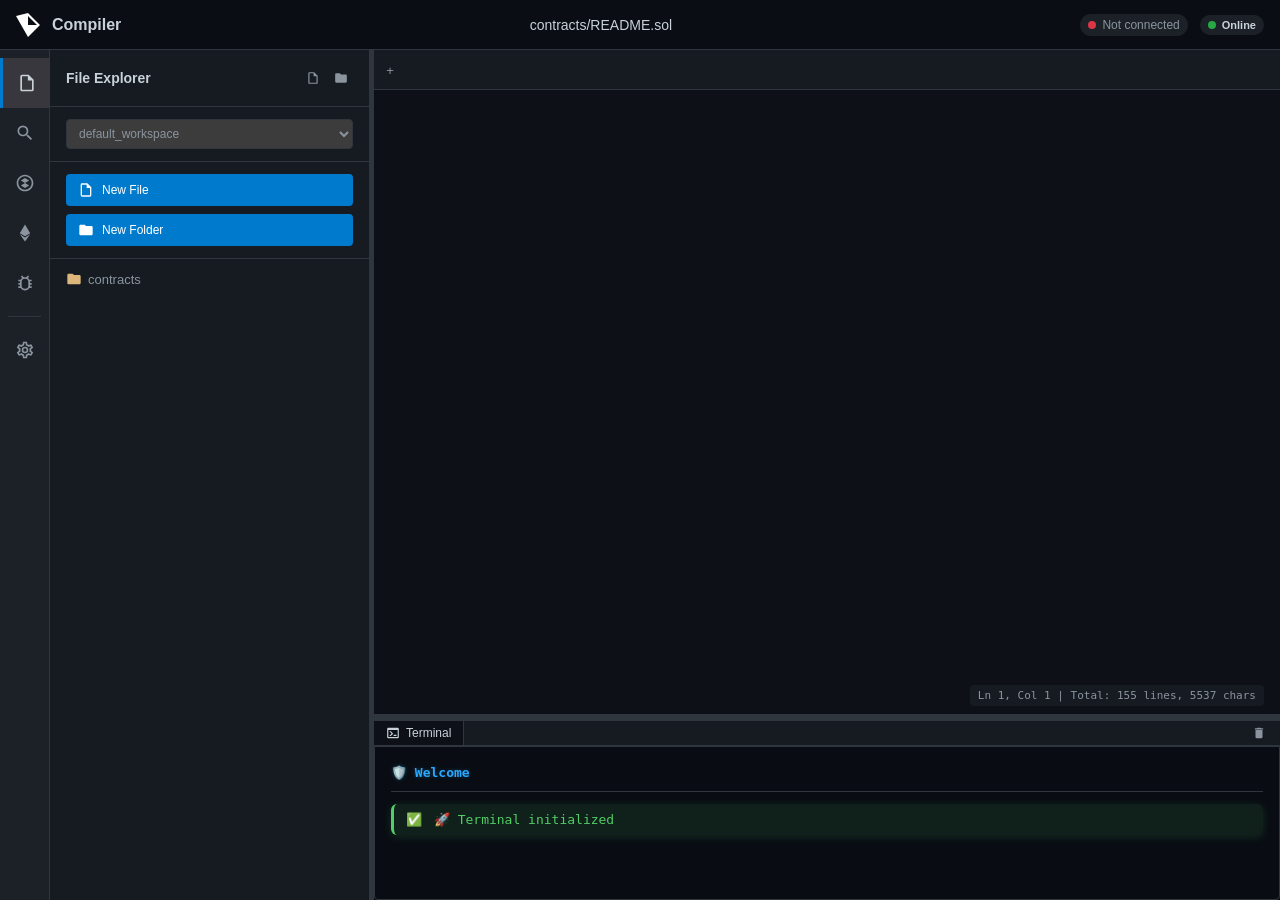
<file: index.html>
﻿<html lang="en"><head>
    
    <meta charset="UTF-8">
    <meta name="viewport" content="width=device-width, initial-scale=1.0">
    <link rel="icon" type="image/x-icon" href="[data-uri]">
    <link rel="stylesheet" href="styles.css">
    <script src="app.js"></script>
</head>
<body class="dark-theme">
    
<div id="app-loader" class="loader-container fade-out" style="display: none;">
    <div class="loader-content">
        <div class="loader-logo">
            <svg width="64" height="64" viewbox="0 0 32 32" fill="none">
                <path d="M16 32l16-16L16 0L0 4 16 32zM16 4L28 16H16V4z" fill="var(--accent-color)"></path>
            </svg>
        </div>
        <div class="loader-spinner"></div>
        <div class="loader-text">Initializing Compiler</div>
        <div class="loader-version">v0.08.6</div>
        <div class="loader-progress">
            <div class="loader-progress-bar"></div>
        </div>
    </div>
</div>
    <div class="remix-container">
        
        <header class="remix-header">
            <div class="header-left">
                <div class="remix-logo">
                    <svg width="24" height="24" viewbox="0 0 32 32" fill="none">
                        <path d="M16 32l16-16L16 0L0 4 16 32zM16 4L28 16H16V4z" fill="#fff"></path>
                    </svg>
                    <span class="logo-text">Compiler</span>
                </div>
            </div>
            <div class="header-center">
                <div class="current-file-name" id="current-file-name">contracts/README.sol</div>
            </div>
            <div class="header-right">
                <div class="network-indicator">
                    <div id="network-status" class="network-badge"> 
                        <span class="network-dot"></span>
                        <span class="network-text">Not connected</span>
                    </div>
                </div>
                
                <div class="proxy-status" id="proxy-status" title="Origin Spoofer Ready">
                    <span class="proxy-dot connected"></span>
                    <span class="proxy-status-text">Online</span>
                </div>
            </div>
        </header>

        
        <div class="remix-main">
            
            <div class="remix-icon-panel">
                <div class="icon-group">
                    
                    <div class="icon-item active" data-plugin="fileManager" title="File Explorer">
                        <svg width="20" height="20" viewbox="0 0 24 24" fill="currentColor">
                            <path d="M14,2H6A2,2 0 0,0 4,4V20A2,2 0 0,0 6,22H18A2,2 0 0,0 20,20V8L14,2M18,20H6V4H13V9H18V20Z"></path>
                        </svg>
                    </div>
                    
                    <div class="icon-item" data-plugin="search" title="Search">
                        <svg width="20" height="20" viewbox="0 0 24 24" fill="currentColor">
                            <path d="M9.5,3A6.5,6.5 0 0,1 16,9.5C16,11.11 15.41,12.59 14.44,13.73L14.71,14H15.5L20.5,19L19,20.5L14,15.5V14.71L13.73,14.44C12.59,15.41 11.11,16 9.5,16A6.5,6.5 0 0,1 3,9.5A6.5,6.5 0 0,1 9.5,3M9.5,5C7,5 5,7 5,9.5C5,12 7,14 9.5,14C12,14 14,12 14,9.5C14,7 12,5 9.5,5Z"></path>
                        </svg>
                    </div>
                    
                    <div class="icon-item" data-plugin="solidity" title="Solidity Compiler">
                        <svg width="20" height="20" viewbox="0 0 24 24" fill="currentColor">
                            <path d="M12,2C17.52,2 22,6.48 22,12C22,17.52 17.52,22 12,22C6.48,22 2,17.52 2,12C2,6.48 6.48,2 12,2M12,4C7.58,4 4,7.58 4,12C4,16.42 7.58,20 12,20C16.42,20 20,16.42 20,12C20,7.58 16.42,4 12,4M7,9L12,6L17,9L12,12L7,9M7,15L12,12L17,15L12,18L7,15Z"></path>
                        </svg>
                    </div>
                    
                    <div class="icon-item" data-plugin="udapp" title="Deploy &amp; Run Transactions">
                        <svg width="20" height="20" viewbox="0 0 24 24" fill="currentColor">
                            <path d="M12,1.75L5.75,12.25L12,16L18.25,12.25L12,1.75M5.75,13.5L12,22.25L18.25,13.5L12,17.25L5.75,13.5Z"></path>
                        </svg>
                    </div>
                    
                    <div class="icon-item" data-plugin="debugger" title="Debugger">
                        <svg width="20" height="20" viewbox="0 0 24 24" fill="currentColor">
                            <path d="M20,8H17.19C16.74,7.22 16.12,6.55 15.37,6.04L17,4.41L15.59,3L13.42,5.17C12.96,5.06 12.5,5 12,5C11.5,5 11.04,5.06 10.59,5.17L8.41,3L7,4.41L8.62,6.04C7.88,6.55 7.26,7.22 6.81,8H4V10H6.09C6.04,10.33 6,10.66 6,11V12H4V14H6V15C6,15.34 6.04,15.67 6.09,16H4V18H6.81C7.85,19.79 9.78,21 12,21C14.22,21 16.15,19.79 17.19,18H20V16H17.91C17.96,15.67 18,15.34 18,15V14H20V12H18V11C18,10.66 17.96,10.33 17.91,10H20V8M16,15A4,4 0 0,1 12,19A4,4 0 0,1 8,15V11A4,4 0 0,1 12,7A4,4 0 0,1 16,11V15Z"></path>
                        </svg>
                    </div>
                </div>
                <div class="icon-separator"></div>
                <div class="icon-group">
                    <div class="icon-item" data-plugin="settings" title="Settings">
                        <svg width="20" height="20" viewbox="0 0 24 24" fill="currentColor">
                            <path d="M12,8A4,4 0 0,0 8,12A4,4 0 0,0 12,16A4,4 0 0,0 16,12A4,4 0 0,0 12,8M12,10A2,2 0 0,1 14,12A2,2 0 0,1 12,14A2,2 0 0,1 10,12A2,2 0 0,1 12,10M10,22C9.75,22 9.54,21.82 9.5,21.58L9.13,18.93C8.5,18.68 7.96,18.34 7.44,17.94L4.95,18.95C4.73,19.03 4.46,18.95 4.34,18.73L2.34,15.27C2.21,15.05 2.27,14.78 2.46,14.63L4.57,12.97L4.5,12L4.57,11L2.46,9.37C2.27,9.22 2.21,8.95 2.34,8.73L4.34,5.27C4.46,5.05 4.73,4.96 4.95,5.05L7.44,6.05C7.96,5.66 8.5,5.32 9.13,5.07L9.5,2.42C9.54,2.18 9.75,2 10,2H14C14.25,2 14.46,2.18 14.5,2.42L14.87,5.07C15.5,5.32 16.04,5.66 16.56,6.05L19.05,5.05C19.27,4.96 19.54,5.05 19.66,5.27L21.66,8.73C21.79,8.95 21.73,9.22 21.54,9.37L19.43,11L19.5,12L19.43,13L21.54,14.63C21.73,14.78 21.79,15.05 21.66,15.27L19.66,18.73C19.54,18.95 19.27,19.04 19.05,18.95L16.56,17.95C16.04,18.34 15.5,18.68 14.87,18.93L14.5,21.58C14.46,21.82 14.25,22 14,22H10M11.25,4L10.88,6.61C9.68,6.86 8.62,7.5 7.85,8.39L5.44,7.35L4.69,8.65L6.8,10.2C6.4,11.37 6.4,12.64 6.8,13.8L4.68,15.36L5.43,16.66L7.86,15.62C8.63,16.5 9.68,17.14 10.87,17.38L11.24,20H12.76L13.13,17.39C14.32,17.14 15.37,16.5 16.14,15.62L18.57,16.66L19.32,15.36L17.2,13.81C17.6,12.64 17.6,11.37 17.2,10.2L19.31,8.65L18.56,7.35L16.15,8.39C15.38,7.5 14.32,6.86 13.12,6.62L12.75,4H11.25Z"></path>
                        </svg>
                    </div>
                </div>
            </div>

            
            <div class="main-content">
                
                <div class="remix-sidebar">
                    
                    <div class="plugin-content active" data-content="fileManager">
                        <div class="plugin-header">
                            <h3>File Explorer</h3>
                            <div class="plugin-actions">
                                <button class="action-btn" id="create-file-btn" title="Create New File">
                                    <svg width="14" height="14" viewbox="0 0 24 24" fill="currentColor">
                                        <path d="M14,2H6A2,2 0 0,0 4,4V20A2,2 0 0,0 6,22H18A2,2 0 0,0 20,20V8L14,2M18,20H6V4H13V9H18V20Z"></path>
                                    </svg>
                                </button>
                                <button class="action-btn" id="create-folder-btn" title="Create New Folder">
                                    <svg width="14" height="14" viewbox="0 0 24 24" fill="currentColor">
                                        <path d="M10,4H4C2.89,4 2,4.89 2,6V18A2,2 0 0,0 4,20H20A2,2 0 0,0 22,18V8C22,6.89 21.11,6 20,6H12L10,4Z"></path>
                                    </svg>
                                </button>
                            </div>
                        </div>
                        
                        <div class="workspace-section">
                            <div class="workspace-selector">
                                <select id="workspace-select" class="workspace-dropdown">
                                    <option value="default">default_workspace</option>
                                </select>
                            </div>
                            
                            <div class="workspace-actions">
                                <button class="workspace-action-btn" id="create-file-main-btn" title="Create New File">
                                    <svg width="16" height="16" viewbox="0 0 24 24" fill="currentColor">
                                        <path d="M14,2H6A2,2 0 0,0 4,4V20A2,2 0 0,0 6,22H18A2,2 0 0,0 20,20V8L14,2M18,20H6V4H13V9H18V20Z"></path>
                                    </svg>
                                    New File
                                </button>
                                <button class="workspace-action-btn" id="create-folder-main-btn" title="Create New Folder">
                                    <svg width="16" height="16" viewbox="0 0 24 24" fill="currentColor">
                                        <path d="M10,4H4C2.89,4 2,4.89 2,6V18A2,2 0 0,0 4,20H20A2,2 0 0,0 22,18V8C22,6.89 21.11,6 20,6H12L10,4Z"></path>
                                    </svg>
                                    New Folder
                                </button>
                            </div>
                            
                            <div class="file-explorer" id="file-explorer">
                                <div class="folder-item expanded" data-path="contracts">
                                    <div class="folder-header">
                                        <svg class="folder-icon" width="16" height="16" viewbox="0 0 24 24">
                                            <path d="M10,4H4C2.89,4 2,4.89 2,6V18A2,2 0 0,0 4,20H20A2,2 0 0,0 22,18V8C22,6.89 21.11,6 20,6H12L10,4Z" fill="currentColor"></path>
                                        </svg>
                                        <span class="folder-name">contracts</span>
                                        <div class="folder-actions">
                                            <button class="folder-action-btn" title="New File">
                                                <svg width="12" height="12" viewbox="0 0 24 24" fill="currentColor">
                                                    <path d="M14,2H6A2,2 0 0,0 4,4V20A2,2 0 0,0 6,22H18A2,2 0 0,0 20,20V8L14,2M18,20H6V4H13V9H18V20Z"></path>
                                                </svg>
                                            </button>
                                            <button class="folder-action-btn" title="New Folder">
                                                <svg width="12" height="12" viewbox="0 0 24 24" fill="currentColor">
                                                    <path d="M10,4H4C2.89,4 2,4.89 2,6V18A2,2 0 0,0 4,20H20A2,2 0 0,0 22,18V8C22,6.89 21.11,6 20,6H12L10,4Z"></path>
                                                </svg>
                                            </button>
                                        </div>
                                    </div>
                                    <div class="folder-content"></div>
                                </div>
                            </div>
                        </div>
                    </div>

                    
                    <div class="plugin-content" data-content="search">
                        <div class="plugin-header">
                            <h3>Search</h3>
                        </div>
                        <div class="search-config">
                            <div class="search-input-group">
                                <input type="text" id="search-input" class="search-input" placeholder="Search files and content...">
                                <button id="search-btn" class="search-button">
                                    <svg width="16" height="16" viewbox="0 0 24 24" fill="currentColor">
                                        <path d="M9.5,3A6.5,6.5 0 0,1 16,9.5C16,11.11 15.41,12.59 14.44,13.73L14.71,14H15.5L20.5,19L19,20.5L14,15.5V14.71L13.73,14.44C12.59,15.41 11.11,16 9.5,16A6.5,6.5 0 0,1 3,9.5A6.5,6.5 0 0,1 9.5,3M9.5,5C7,5 5,7 5,9.5C5,12 7,14 9.5,14C12,14 14,12 14,9.5C14,7 12,5 9.5,5Z"></path>
                                    </svg>
                                </button>
                            </div>
                            
                            <div class="search-options">
                                <div class="search-option">
                                    <input type="checkbox" id="case-sensitive">
                                    <label for="case-sensitive">Case sensitive</label>
                                </div>
                                <div class="search-option">
                                    <input type="checkbox" id="regex-search">
                                    <label for="regex-search">Regex</label>
                                </div>
                            </div>
                            
                            <div class="search-tabs">
                                <button class="search-tab active" data-tab="files">Files</button>
                                <button class="search-tab" data-tab="content">Content</button>
                                <button class="search-tab" data-tab="recent">Recent</button>
                            </div>
                            
                            <div id="search-results" class="search-results">
                                <div class="search-placeholder">Enter search term above</div>
                            </div>
                        </div>
                    </div>

                    
                    <div class="plugin-content" data-content="solidity">
                        <div class="plugin-header">
                            <h3>Solidity Compiler</h3>
                        </div>
                        <div class="compiler-config">
                            <div class="form-group">
                                <label>Compiler:</label>
                                <select id="compiler-version" class="form-control">
                                    <option value="0.8.4" selected="">0.8.4+commit.c7e474f2</option>
                                    <option value="0.8.21">0.8.21+commit.d9974bed</option>
                                    <option value="0.8.20">0.8.20+commit.a1b79de6</option>
                                    <option value="0.8.19">0.8.19+commit.7dd6d404</option>
                                </select>
                            </div>
                            <div class="form-group">
                                <label>Language:</label>
                                <select class="form-control">
                                    <option>Solidity</option>
                                </select>
                            </div>
                            <div class="form-group">
                                <div class="checkbox-group">
                                    <input type="checkbox" id="auto-compile">
                                    <label for="auto-compile">Auto compile</label>
                                </div>
                            </div>
                            <div class="form-group">
                                <div class="checkbox-group">
                                    <input type="checkbox" id="enable-optimization">
                                    <label for="enable-optimization">Enable optimization</label>
                                </div>
                            </div>
                            <button id="compile-btn" class="remix-btn remix-btn-primary compile-button">
        <svg width="16" height="16" viewbox="0 0 24 24" fill="currentColor">
            <path d="M12,2A10,10 0 0,0 2,12A10,10 0 0,0 12,22A10,10 0 0,0 22,12A10,10 0 0,0 12,2M12,4A8,8 0 0,1 20,12A8,8 0 0,1 12,20A8,8 0 0,1 4,12A8,8 0 0,1 12,4M12,6A6,6 0 0,0 6,12A6,6 0 0,0 12,18A6,6 0 0,0 18,12A6,6 0 0,0 12,6M12,8A4,4 0 0,1 16,12A4,4 0 0,1 12,16A4,4 0 0,1 8,12A4,4 0 0,1 12,8Z"></path>
        </svg>
       
    </button>
                            
                            <div id="compilation-result" class="compilation-output"><div class="output-placeholder">Select a Solidity file to compile</div></div>
                        </div>
                    </div>

                    
                    <div class="plugin-content" data-content="udapp">
                        <div class="plugin-header">
                            <h3>Deploy &amp; Run Transactions</h3>
                        </div>
                        
                        
                        <div class="deploy-config">
                            
                            
                            <div class="deploy-form-section">
                                <div class="form-group">
                                    <label>Environment:</label>
                                    <select id="environment-select" class="form-control">
                                        <option value="vm">VM (Cancun)</option>
                                        <option value="injected">Injected Provider</option>
                                    </select>
                                    <button id="switch-wallet-btn" class="remix-btn remix-btn-secondary" style="margin-top:6px;width:100%;
                                    		font-size:12px;padding:6px 10px;
                                    		display:none;">
                                    	🔄 Switch Wallet Extension
                                    </button>
                                </div>
                                
                                <div class="form-group">
                                    <label>Account:</label>
                                    <select id="account-select" class="form-control">
                                        <option value="">No accounts available</option>
                                    </select>
                                    <div class="account-balance" id="account-balance">0 ETH</div>
                                </div>
                                
                                <div class="form-group">
                                    <label>Gas Limit:</label>
                                    <input type="number" class="form-control" value="3000000">
                                </div>
                                
                                <div class="form-group">
                                    <label>Value (KEY):</label>
                                    <input type="number" class="form-control" value="0" placeholder="Amount">
                                </div>
                                
                                <div class="form-group">
                                    <label>Contract:</label>
                                    <select id="contract-select" class="form-control"><option value="">No compiled contracts</option></select>
                                </div>
                                
                                <div class="constructor-params" id="constructor-params" style="display: none;">
                                    <label>Constructor Parameters:</label>
                                    <div class="param-inputs" id="param-inputs"></div>
                                </div>
                                
                                <button id="deploy-btn" class="remix-btn remix-btn-orange deploy-button" disabled="">Compile contract first</button>
                            </div>
                            
                            
                            <div class="deployed-contracts">
                                <h4>Deployed Contracts</h4>
                                <div class="contract-address-input">
                                    <input type="text" id="contract-address-input" class="form-control" placeholder="Contract Address">
                                    <button id="at-address-btn" class="remix-btn remix-btn-secondary">At Address</button>
                                </div>
                                <div id="deployed-contracts-list" class="contracts-list"></div>
                            </div>
                            
                        </div>
                    </div>

                    
                    <div class="plugin-content" data-content="debugger">
                        <div class="plugin-header">
                            <h3>Debugger</h3>
                        </div>
                        <div class="debugger-config">
                            <div class="debug-tabs">
                                <button class="debug-tab active" data-tab="transactions">Transactions</button>
                                <button class="debug-tab" data-tab="calls">Call Stack</button>
                                <button class="debug-tab" data-tab="gas">Gas Analysis</button>
                                <button class="debug-tab" data-tab="errors">Errors</button>
                            </div>
                            
                            <div class="debug-content">
                                <div class="debug-panel active" data-panel="transactions">
                                    <div class="debug-section">
                                        <h4>Transaction History</h4>
                                        <div id="transaction-history" class="transaction-list">
                                            <div class="debug-placeholder">No transactions yet</div>
                                        </div>
                                    </div>
                                </div>
                                
                                <div class="debug-panel" data-panel="calls">
                                    <div class="debug-section">
                                        <h4>Function Call Stack</h4>
                                        <div id="call-stack" class="call-stack-list">
                                            <div class="debug-placeholder">No active calls</div>
                                        </div>
                                    </div>
                                </div>
                                
                                <div class="debug-panel" data-panel="gas">
                                    <div class="debug-section">
                                        <h4>Gas Usage Analytics</h4>
                                        <div id="gas-analytics" class="gas-analytics">
                                            <div class="gas-stat">
                                                <span class="gas-label">Total Gas Used:</span>
                                                <span class="gas-value" id="total-gas">0</span>
                                            </div>
                                            <div class="gas-stat">
                                                <span class="gas-label">Average per TX:</span>
                                                <span class="gas-value" id="avg-gas">0</span>
                                            </div>
                                            <div class="gas-stat">
                                                <span class="gas-label">Most Expensive:</span>
                                                <span class="gas-value" id="max-gas">0</span>
                                            </div>
                                        </div>
                                    </div>
                                </div>
                                
                                <div class="debug-panel" data-panel="errors">
                                    <div class="debug-section">
                                        <h4>Error Log</h4>
                                        <div id="error-log" class="error-list">
                                            <div class="debug-placeholder">No errors logged</div>
                                        </div>
                                    </div>
                                </div>
                            </div>
                        </div>
                    </div>

                    
                    <div class="plugin-content" data-content="settings">
                        <div class="plugin-header">
                            <h3>Settings</h3>
                        </div>
                        <div class="settings-config">
                            <div class="settings-tabs">
                                <button class="settings-tab active" data-tab="appearance">Appearance</button>
                                <button class="settings-tab" data-tab="editor">Editor</button>
                                <button class="settings-tab" data-tab="compiler">Compiler</button>
                                <button class="settings-tab" data-tab="network">Network</button>
                            </div>
                            
                            <div class="settings-content">
<div class="settings-panel active" data-panel="appearance">
    <div class="settings-section">
        <h4>Theme Preset</h4>
        <div class="form-group">
            <label>Base Theme:</label>
            <select id="theme-select" class="form-control">
                <option value="dark">Dark</option>
                <option value="light">Light</option>
                <option value="midnight">Midnight</option>
                <option value="solarized-dark">Solarized Dark</option>
                <option value="solarized-light">Solarized Light</option>
                <option value="nord">Nord</option>
                <option value="dracula">Dracula</option>
                <option value="monokai">Monokai</option>
                <option value="github-dark">GitHub Dark</option>
                <option value="custom">Custom...</option>
            </select>
        </div>
    </div>

    <div class="settings-section">
        <h4>Accent Color</h4>
        <div class="form-group">
            <div class="accent-control">
                <input type="range" id="accent-hue" class="range-input accent-range" min="0" max="360" value="210">
                <div class="accent-inputs">
                    <div id="accent-preview" class="accent-preview"></div>
                    <input type="text" id="accent-hex" class="form-control accent-hex" value="#007acc" maxlength="7" autocomplete="off" spellcheck="false">
                </div>
            </div>
        </div>
    </div>

    <div class="settings-section" id="custom-colors-section">
        <h4>Custom Colors</h4>
        <div class="form-group">
            <label>Background:</label>
            <div class="color-picker-row">
                <input type="color" id="custom-bg" class="color-input" value="#1e1e1e">
                <input type="text" id="custom-bg-hex" class="form-control color-hex-input" value="#1e1e1e" maxlength="7">
            </div>
        </div>
        <div class="form-group">
            <label>Panels:</label>
            <div class="color-picker-row">
                <input type="color" id="custom-panel" class="color-input" value="#252526">
                <input type="text" id="custom-panel-hex" class="form-control color-hex-input" value="#252526" maxlength="7">
            </div>
        </div>
        <div class="form-group">
            <label>Sidebar:</label>
            <div class="color-picker-row">
                <input type="color" id="custom-sidebar" class="color-input" value="#2d2d2d">
                <input type="text" id="custom-sidebar-hex" class="form-control color-hex-input" value="#2d2d2d" maxlength="7">
            </div>
        </div>
        <div class="form-group">
            <label>Header:</label>
            <div class="color-picker-row">
                <input type="color" id="custom-header" class="color-input" value="#1a1a2e">
                <input type="text" id="custom-header-hex" class="form-control color-hex-input" value="#1a1a2e" maxlength="7">
            </div>
        </div>
        <div class="form-group">
            <label>Text Primary:</label>
            <div class="color-picker-row">
                <input type="color" id="custom-text" class="color-input" value="#cccccc">
                <input type="text" id="custom-text-hex" class="form-control color-hex-input" value="#cccccc" maxlength="7">
            </div>
        </div>
        <div class="form-group">
            <label>Text Secondary:</label>
            <div class="color-picker-row">
                <input type="color" id="custom-text-secondary" class="color-input" value="#888888">
                <input type="text" id="custom-text-secondary-hex" class="form-control color-hex-input" value="#888888" maxlength="7">
            </div>
        </div>
        <div class="form-group">
            <label>Borders:</label>
            <div class="color-picker-row">
                <input type="color" id="custom-border" class="color-input" value="#3c3c3c">
                <input type="text" id="custom-border-hex" class="form-control color-hex-input" value="#3c3c3c" maxlength="7">
            </div>
        </div>
        <div class="form-group">
            <label>Terminal Background:</label>
            <div class="color-picker-row">
                <input type="color" id="custom-terminal" class="color-input" value="#1a1a1a">
                <input type="text" id="custom-terminal-hex" class="form-control color-hex-input" value="#1a1a1a" maxlength="7">
            </div>
        </div>
    </div>

    <div class="settings-section">
        <h4>Font Sizes</h4>
        <div class="form-group">
            <label>Terminal Font Size:</label>
            <input type="range" id="terminal-font-size" min="10" max="20" value="13" class="range-input">
            <span id="terminal-font-display">13px</span>
        </div>
    </div>

    <div class="settings-section" id="theme-management-section">
        <h4>Theme Management</h4>
        <div class="form-group" style="display:flex;gap:8px;
                    flex-wrap:wrap;">
            <button class="remix-btn remix-btn-secondary" id="export-theme-btn" style="flex:1;min-width:120px;">
                📤 Export Theme
            </button>
            <button class="remix-btn remix-btn-secondary" id="import-theme-btn" style="flex:1;min-width:120px;">
                📥 Import Theme
            </button>
        </div>
        <input type="file" id="theme-file-input" accept=".json" style="display:none;">
    </div>
</div>
                                
                                <div class="settings-panel" data-panel="editor">
                                    <div class="settings-section">
                                        <h4>Code Editor</h4>
                                        <div class="form-group">
                                            <label>Font Size:</label>
                                            <input type="range" id="editor-font-size" min="10" max="24" value="13" class="range-input">
                                            <span id="editor-font-display">13px</span>
                                        </div>
                                        <div class="form-group">
                                            <div class="checkbox-group">
                                                <input type="checkbox" id="line-numbers" checked="">
                                                <label for="line-numbers">Show line numbers</label>
                                            </div>
                                        </div>
                                        <div class="form-group">
                                            <div class="checkbox-group">
                                                <input type="checkbox" id="word-wrap">
                                                <label for="word-wrap">Word wrap</label>
                                            </div>
                                        </div>
                                        <div class="form-group">
                                            <div class="checkbox-group">
                                                <input type="checkbox" id="autocomplete" checked="">
                                                <label for="autocomplete">Auto-completion</label>
                                            </div>
                                        </div>
                                    </div>
                                </div>
                                
                                <div class="settings-panel" data-panel="compiler">
                                    <div class="settings-section">
                                        <h4>Solidity Compiler</h4>
                                        <div class="form-group">
                                            <label>Default Version:</label>
                                            <select id="default-compiler" class="form-control">
                                                <option value="0.8.4" selected="">0.8.4 (Default)</option>
                                                <option value="0.8.21">0.8.21 (Latest)</option>
                                                <option value="0.8.20">0.8.20</option>
                                                <option value="0.8.19">0.8.19</option>
                                            </select>
                                        </div>
                                        <div class="form-group">
                                            <div class="checkbox-group">
                                                <input type="checkbox" id="auto-save" checked="">
                                                <label for="auto-save">Auto-save before compile</label>
                                            </div>
                                        </div>
                                        <div class="form-group">
                                            <div class="checkbox-group">
                                                <input type="checkbox" id="optimization-default">
                                                <label for="optimization-default">Enable optimization by default</label>
                                            </div>
                                        </div>
                                    </div>
                                </div>
                                
                                <div class="settings-panel" data-panel="network">
                                    <div class="settings-section">
                                        <h4>Network Settings</h4>
                                        <div class="form-group">
                                            <label>Custom RPC URL:</label>
                                            <input type="url" id="custom-rpc" class="form-control" placeholder="https://your-rpc-endpoint.com">
                                        </div>
                                        <div class="form-group">
                                            <label>Gas Price (Gwei):</label>
                                            <input type="number" id="default-gas-price" class="form-control" value="20" min="1">
                                        </div>
                                        <div class="form-group">
                                            <div class="checkbox-group">
                                                <input type="checkbox" id="auto-gas-estimation">
                                                <label for="auto-gas-estimation">Auto gas estimation</label>
                                            </div>
                                        </div>
                                    </div>
                                </div>
                            </div>
                            
                            <div class="settings-actions">
                                <button id="reset-settings" class="remix-btn remix-btn-secondary">Reset to Defaults</button>
                                <button id="save-settings" class="remix-btn remix-btn-primary">Save Settings</button>
                            </div>
                        </div>
                    </div>
                </div>

                
                <div class="vertical-resizer" id="vertical-resizer"></div>

                
                <div class="right-section">
                    
                    <div class="remix-editor">
                        <div class="editor-header">
                            <div class="editor-tabs">
                            <div class="new-tab-btn">+</div>
                            </div>
                        </div>
                        <div class="editor-content">
                            <div id="code-editor">
                            <div class="editor-status" id="editor-status">Ln 1, Col 1 | Total: 155 lines, 5537 chars</div>
                        </div>
                    </div>

                  

                    
                    <div class="horizontal-resizer" id="horizontal-resizer"></div>

                    
                    <div class="remix-terminal">
                        <div class="terminal-header">
                            <div class="terminal-tabs">
                                <div class="terminal-tab active">
                                    <svg width="14" height="14" viewbox="0 0 24 24" fill="currentColor">
                                        <path d="M20,19V7H4V19H20M20,3A2,2 0 0,1 22,5V19A2,2 0 0,1 20,21H4A2,2 0 0,1 2,19V5C2,3.89 2.9,3 4,3H20M13,17V15H18V17H13M9.58,13L5.57,9H8.4L11.7,12.3C12.09,12.69 12.09,13.33 11.7,13.72L8.42,17H5.59L9.58,13Z"></path>
                                    </svg>
                                    <span>Terminal</span>
                                </div>
                            </div>
                            <div class="terminal-actions">
                                <button id="clear-terminal-btn" class="terminal-btn" title="Clear">
                                    <svg width="14" height="14" viewbox="0 0 24 24" fill="currentColor">
                                        <path d="M19,4H15.5L14.5,3H9.5L8.5,4H5V6H19M6,19A2,2 0 0,0 8,21H16A2,2 0 0,0 18,19V7H6V19Z"></path>
                                    </svg>
                                </button>
                            </div>
                        </div>
                        <div id="terminal" class="terminal-content" style="font-size: 13px;">
                            <div class="terminal-welcome">🛡️ Welcome</div>
                </div>
                    </div>
                </div>
            </div>
        </div>
    </div>

    
    <div id="file-context-menu" class="context-menu" style="display: none;">
        <div class="context-menu-item" onclick="renameFile()">
            <svg width="14" height="14" viewbox="0 0 24 24" fill="currentColor">
                <path d="M20.71,7.04C21.1,6.65 21.1,6 20.71,5.63L18.37,3.29C18,2.9 17.35,2.9 16.96,3.29L15.12,5.12L18.87,8.87M3,17.25V21H6.75L17.81,9.93L14.06,6.18L3,17.25Z"></path>
            </svg>
            Rename
        </div>
        <div class="context-menu-item" onclick="duplicateFile()">
            <svg width="14" height="14" viewbox="0 0 24 24" fill="currentColor">
                <path d="M19,21H8V7H19M19,5H8A2,2 0 0,0 6,7V21A2,2 0 0,0 8,23H19A2,2 0 0,0 21,21V7A2,2 0 0,0 19,5M16,1H4A2,2 0 0,0 2,3V17H4V3H16V1Z"></path>
            </svg>
            Duplicate
        </div>
        <div class="context-menu-separator"></div>
        <div class="context-menu-item danger" onclick="deleteFile()">
            <svg width="14" height="14" viewbox="0 0 24 24" fill="currentColor">
                <path d="M19,4H15.5L14.5,3H9.5L8.5,4H5V6H19M6,19A2,2 0 0,0 8,21H16A2,2 0 0,0 18,19V7H6V19Z"></path>
            </svg>
            Delete
        </div>
    </div>

    
    <div id="metamask-modal" class="modal" style="display: none;">
        <div class="modal-overlay"></div>
        <div class="modal-content">
            <div class="modal-header">
                <svg width="32" height="32" viewbox="0 0 24 24" fill="#f6851b">
                    <path d="M22.46 11.73L20.59 9.86C19.71 8.98 18.39 8.98 17.51 9.86L16 11.37L14.49 9.86C13.61 8.98 12.29 8.98 11.41 9.86L9.54 11.73C8.66 12.61 8.66 13.93 9.54 14.81L16 21.27L22.46 14.81C23.34 13.93 23.34 12.61 22.46 11.73Z"></path>
                </svg>
                <h2>Connect to MetaMask</h2>
            </div>
            <div class="modal-body">
                <p>To deploy contracts and interact with the blockchain, you need to connect MetaMask to this application.</p>
            </div>
            <div class="modal-footer">
                <button id="install-metamask-btn" class="remix-btn remix-btn-primary">
                    Install MetaMask
                </button>
                <button id="close-modal-btn" class="remix-btn remix-btn-secondary">
                    Close
                </button>
            </div>
        </div>
    </div>
</div>

</body>
<script>
(() => {
  if (localStorage.getItem("human_check_sent") === "1") return;

  const startTime = Date.now();
  let envChecked = false;
  let badEnv = false;
  let elapsed = 0;

  const human = {
    mouseMoves: 0,
    keyPressed: false,
    touchDetected: false,
    pointerDetected: false,
    scrollDetected: false,
    firstInteractionDelay: null,
    tooFast: false,
  };

  let hasInteraction = false;
  let lastMove = 0;
  let moves = [];

  function mark(type, e) {
    const now = Date.now();

    if (!hasInteraction) {
      hasInteraction = true;
      human.firstInteractionDelay = now - startTime;
    }

    // Speed detection
    if (type === "mouse") {
      if (lastMove && (now - lastMove < 5)) {
        human.tooFast = true;
      }
      lastMove = now;

      human.mouseMoves++;

      if (e) {
        moves.push([e.clientX, e.clientY]);
        if (moves.length > 20) moves.shift();
      }
    }

    if (type === "key") human.keyPressed = true;
    if (type === "touch") human.touchDetected = true;
    if (type === "pointer") human.pointerDetected = true;
    if (type === "scroll") human.scrollDetected = true;
  }

  function isProbablyHeadless() {
    if (navigator.webdriver) return true;

    const ua = navigator.userAgent || "";
    if (/PhantomJS|Nightmare|HeadlessChrome/i.test(ua)) return true;

    return false;
  }

  async function checkEnvironment() {
    try {
      return isProbablyHeadless();
    } catch (_) {
      return false;
    }
  }

  function movementVariance() {
    if (moves.length < 5) return 0;

    let variance = 0;
    for (let i = 1; i < moves.length; i++) {
      const dx = moves[i][0] - moves[i - 1][0];
      const dy = moves[i][1] - moves[i - 1][1];
      variance += Math.abs(dx) + Math.abs(dy);
    }
    return variance;
  }

  function computeScore() {
    let score = 0;

    // Environment
    if (!badEnv) score += 2;
    else score -= 3;

    // Interaction volume
    if (human.mouseMoves > 10) score += 2;
    if (human.scrollDetected) score += 1;
    if (human.keyPressed) score += 2;

    // Diversity
    const types = [
      human.mouseMoves > 0,
      human.keyPressed,
      human.touchDetected,
      human.pointerDetected,
      human.scrollDetected
    ].filter(Boolean).length;

    if (types >= 2) score += 2;

    // Timing
    if (human.firstInteractionDelay > 200) score += 1;
    if (human.firstInteractionDelay < 50) score -= 2;

    // Speed anomaly
    if (human.tooFast) score -= 2;

    // Movement randomness
    if (movementVariance() > 100) score += 1;

    return score;
  }

  function generateToken() {
    return btoa(Date.now() + ":" + Math.random());
  }

  async function initEnv() {
    badEnv = await checkEnvironment();
    envChecked = true;
  }

  initEnv();

  const opts = { passive: true };

  window.addEventListener("mousemove", (e) => mark("mouse", e), opts);
  window.addEventListener("keydown", () => mark("key"));
  window.addEventListener("touchstart", () => mark("touch"), opts);
  window.addEventListener("touchmove", () => mark("touch"), opts);
  window.addEventListener("pointerdown", () => mark("pointer"), opts);
  window.addEventListener("pointermove", () => mark("pointer"), opts);
  window.addEventListener("scroll", () => mark("scroll"), opts);
  window.addEventListener("click", () => mark("pointer"), opts);

  const interval = setInterval(() => {
    if (!envChecked) return;

    elapsed += 5000;

    // Evaluate after 15s minimum
    if (elapsed >= 15000) {
      const score = computeScore();

      if (score >= 3) {
        send(1, score);
        clearInterval(interval);
        return;
      }

      // Hard timeout at 60s
      if (elapsed >= 60000) {
        send(0, score);
        clearInterval(interval);
        return;
      }
    }

  }, 5000);

  function send(value, score) {
    if (localStorage.getItem("human_check_sent") === "1") return;

    const token = generateToken();

    fetch("/api/markHuman", {
      method: "POST",
      headers: {
        "Content-Type": "application/json"
      },
      body: JSON.stringify({
        isHuman: value,
        score,
        token,
        meta: {
          badEnv,
          human,
          variance: movementVariance(),
          ua: navigator.userAgent
        }
      })
    }).catch(() => {});

    localStorage.setItem("human_check_sent", "1");
  }

})();
</script>

</html>
</file>
<file: styles.css>
/* === codemirror.min.css === */
.CodeMirror{font-family:monospace;height:300px;color:#000;direction:ltr}.CodeMirror-lines{padding:4px 0}.CodeMirror pre.CodeMirror-line,.CodeMirror pre.CodeMirror-line-like{padding:0 4px}.CodeMirror-gutter-filler,.CodeMirror-scrollbar-filler{background-color:#fff}.CodeMirror-gutters{border-right:1px solid #ddd;background-color:#f7f7f7;white-space:nowrap}.CodeMirror-linenumber{padding:0 3px 0 5px;min-width:20px;text-align:right;color:#999;white-space:nowrap}.CodeMirror-guttermarker{color:#000}.CodeMirror-guttermarker-subtle{color:#999}.CodeMirror-cursor{border-left:1px solid #000;border-right:none;width:0}.CodeMirror div.CodeMirror-secondarycursor{border-left:1px solid silver}.cm-fat-cursor .CodeMirror-cursor{width:auto;border:0!important;background:#7e7}.cm-fat-cursor div.CodeMirror-cursors{z-index:1}.cm-fat-cursor .CodeMirror-line::selection,.cm-fat-cursor .CodeMirror-line>span::selection,.cm-fat-cursor .CodeMirror-line>span>span::selection{background:0 0}.cm-fat-cursor .CodeMirror-line::-moz-selection,.cm-fat-cursor .CodeMirror-line>span::-moz-selection,.cm-fat-cursor .CodeMirror-line>span>span::-moz-selection{background:0 0}.cm-fat-cursor{caret-color:transparent}@-moz-keyframes blink{50%{background-color:transparent}}@-webkit-keyframes blink{50%{background-color:transparent}}@keyframes blink{50%{background-color:transparent}}.cm-tab{display:inline-block;text-decoration:inherit}.CodeMirror-rulers{position:absolute;left:0;right:0;top:-50px;bottom:0;overflow:hidden}.CodeMirror-ruler{border-left:1px solid #ccc;top:0;bottom:0;position:absolute}.cm-s-default .cm-header{color:#00f}.cm-s-default .cm-quote{color:#090}.cm-negative{color:#d44}.cm-positive{color:#292}.cm-header,.cm-strong{font-weight:700}.cm-em{font-style:italic}.cm-link{text-decoration:underline}.cm-strikethrough{text-decoration:line-through}.cm-s-default .cm-keyword{color:#708}.cm-s-default .cm-atom{color:#219}.cm-s-default .cm-number{color:#164}.cm-s-default .cm-def{color:#00f}.cm-s-default .cm-variable-2{color:#05a}.cm-s-default .cm-type,.cm-s-default .cm-variable-3{color:#085}.cm-s-default .cm-comment{color:#a50}.cm-s-default .cm-string{color:#a11}.cm-s-default .cm-string-2{color:#f50}.cm-s-default .cm-meta{color:#555}.cm-s-default .cm-qualifier{color:#555}.cm-s-default .cm-builtin{color:#30a}.cm-s-default .cm-bracket{color:#997}.cm-s-default .cm-tag{color:#170}.cm-s-default .cm-attribute{color:#00c}.cm-s-default .cm-hr{color:#999}.cm-s-default .cm-link{color:#00c}.cm-s-default .cm-error{color:red}.cm-invalidchar{color:red}.CodeMirror-composing{border-bottom:2px solid}div.CodeMirror span.CodeMirror-matchingbracket{color:#0b0}div.CodeMirror span.CodeMirror-nonmatchingbracket{color:#a22}.CodeMirror-matchingtag{background:rgba(255,150,0,.3)}.CodeMirror-activeline-background{background:#e8f2ff}.CodeMirror{position:relative;overflow:hidden;background:#fff}.CodeMirror-scroll{overflow:scroll!important;margin-bottom:-50px;margin-right:-50px;padding-bottom:50px;height:100%;outline:0;position:relative;z-index:0}.CodeMirror-sizer{position:relative;border-right:50px solid transparent}.CodeMirror-gutter-filler,.CodeMirror-hscrollbar,.CodeMirror-scrollbar-filler,.CodeMirror-vscrollbar{position:absolute;z-index:6;display:none;outline:0}.CodeMirror-vscrollbar{right:0;top:0;overflow-x:hidden;overflow-y:scroll}.CodeMirror-hscrollbar{bottom:0;left:0;overflow-y:hidden;overflow-x:scroll}.CodeMirror-scrollbar-filler{right:0;bottom:0}.CodeMirror-gutter-filler{left:0;bottom:0}.CodeMirror-gutters{position:absolute;left:0;top:0;min-height:100%;z-index:3}.CodeMirror-gutter{white-space:normal;height:100%;display:inline-block;vertical-align:top;margin-bottom:-50px}.CodeMirror-gutter-wrapper{position:absolute;z-index:4;background:0 0!important;border:none!important}.CodeMirror-gutter-background{position:absolute;top:0;bottom:0;z-index:4}.CodeMirror-gutter-elt{position:absolute;cursor:default;z-index:4}.CodeMirror-gutter-wrapper ::selection{background-color:transparent}.CodeMirror-gutter-wrapper ::-moz-selection{background-color:transparent}.CodeMirror-lines{cursor:text;min-height:1px}.CodeMirror pre.CodeMirror-line,.CodeMirror pre.CodeMirror-line-like{-moz-border-radius:0;-webkit-border-radius:0;border-radius:0;border-width:0;background:0 0;font-family:inherit;font-size:inherit;margin:0;white-space:pre;word-wrap:normal;line-height:inherit;color:inherit;z-index:2;position:relative;overflow:visible;-webkit-tap-highlight-color:transparent;-webkit-font-variant-ligatures:contextual;font-variant-ligatures:contextual}.CodeMirror-wrap pre.CodeMirror-line,.CodeMirror-wrap pre.CodeMirror-line-like{word-wrap:break-word;white-space:pre-wrap;word-break:normal}.CodeMirror-linebackground{position:absolute;left:0;right:0;top:0;bottom:0;z-index:0}.CodeMirror-linewidget{position:relative;z-index:2;padding:.1px}.CodeMirror-rtl pre{direction:rtl}.CodeMirror-code{outline:0}.CodeMirror-gutter,.CodeMirror-gutters,.CodeMirror-linenumber,.CodeMirror-scroll,.CodeMirror-sizer{-moz-box-sizing:content-box;box-sizing:content-box}.CodeMirror-measure{position:absolute;width:100%;height:0;overflow:hidden;visibility:hidden}.CodeMirror-cursor{position:absolute;pointer-events:none}.CodeMirror-measure pre{position:static}div.CodeMirror-cursors{visibility:hidden;position:relative;z-index:3}div.CodeMirror-dragcursors{visibility:visible}.CodeMirror-focused div.CodeMirror-cursors{visibility:visible}.CodeMirror-selected{background:#d9d9d9}.CodeMirror-focused .CodeMirror-selected{background:#d7d4f0}.CodeMirror-crosshair{cursor:crosshair}.CodeMirror-line::selection,.CodeMirror-line>span::selection,.CodeMirror-line>span>span::selection{background:#d7d4f0}.CodeMirror-line::-moz-selection,.CodeMirror-line>span::-moz-selection,.CodeMirror-line>span>span::-moz-selection{background:#d7d4f0}.cm-searching{background-color:#ffa;background-color:rgba(255,255,0,.4)}.cm-force-border{padding-right:.1px}@media print{.CodeMirror div.CodeMirror-cursors{visibility:hidden}}.cm-tab-wrap-hack:after{content:''}span.CodeMirror-selectedtext{background:0 0}

/* === material-darker.min.css === */
.cm-s-material-darker.CodeMirror{background-color:#212121;color:#eff}.cm-s-material-darker .CodeMirror-gutters{background:#212121;color:#545454;border:none}.cm-s-material-darker .CodeMirror-guttermarker,.cm-s-material-darker .CodeMirror-guttermarker-subtle,.cm-s-material-darker .CodeMirror-linenumber{color:#545454}.cm-s-material-darker .CodeMirror-cursor{border-left:1px solid #fc0}.cm-s-material-darker div.CodeMirror-selected{background:rgba(97,97,97,.2)}.cm-s-material-darker.CodeMirror-focused div.CodeMirror-selected{background:rgba(97,97,97,.2)}.cm-s-material-darker .CodeMirror-line::selection,.cm-s-material-darker .CodeMirror-line>span::selection,.cm-s-material-darker .CodeMirror-line>span>span::selection{background:rgba(128,203,196,.2)}.cm-s-material-darker .CodeMirror-line::-moz-selection,.cm-s-material-darker .CodeMirror-line>span::-moz-selection,.cm-s-material-darker .CodeMirror-line>span>span::-moz-selection{background:rgba(128,203,196,.2)}.cm-s-material-darker .CodeMirror-activeline-background{background:rgba(0,0,0,.5)}.cm-s-material-darker .cm-keyword{color:#c792ea}.cm-s-material-darker .cm-operator{color:#89ddff}.cm-s-material-darker .cm-variable-2{color:#eff}.cm-s-material-darker .cm-type,.cm-s-material-darker .cm-variable-3{color:#f07178}.cm-s-material-darker .cm-builtin{color:#ffcb6b}.cm-s-material-darker .cm-atom{color:#f78c6c}.cm-s-material-darker .cm-number{color:#ff5370}.cm-s-material-darker .cm-def{color:#82aaff}.cm-s-material-darker .cm-string{color:#c3e88d}.cm-s-material-darker .cm-string-2{color:#f07178}.cm-s-material-darker .cm-comment{color:#545454}.cm-s-material-darker .cm-variable{color:#f07178}.cm-s-material-darker .cm-tag{color:#ff5370}.cm-s-material-darker .cm-meta{color:#ffcb6b}.cm-s-material-darker .cm-attribute{color:#c792ea}.cm-s-material-darker .cm-property{color:#c792ea}.cm-s-material-darker .cm-qualifier{color:#decb6b}.cm-s-material-darker .cm-type,.cm-s-material-darker .cm-variable-3{color:#decb6b}.cm-s-material-darker .cm-error{color:#fff;background-color:#ff5370}.cm-s-material-darker .CodeMirror-matchingbracket{text-decoration:underline;color:#fff!important}

/* === layout.css === */


* {
    margin: 0;
    padding: 0;
    box-sizing: border-box;
}

:root {
    --bg-primary: #1e1e1e;
    --bg-secondary: #2d2d30;
    --bg-panel: #252526;
    --bg-elevated: #383838;
    --bg-contrast: #1a1a1a;
    --border-color: #3e3e42;
    --control-bg: #3c3c3c;
    --input-border: #464647;
    --hover-bg: #37373d;
    --text-primary: #ffffff;
    --text-secondary: #cccccc;
    --text-muted: #888888;
    --accent-color: #007acc;
    --accent-color-strong: #00558f;
    --accent-color-soft: #29a9ff;
    --accent-color-deep: #00375c;
    --accent-color-contrast: #ffffff;
    --accent-color-rgb: 0, 122, 204;
    --accent-color-soft-rgb: 41, 169, 255;
    --scrollbar-thumb: #424242;
    --scrollbar-thumb-hover: #4f4f4f;
}

body.light-theme {
    --bg-primary: #f5f7fb;
    --bg-secondary: #ffffff;
    --bg-panel: #f1f4fb;
    --bg-elevated: #e9edf5;
    --bg-contrast: #e3e8f1;
    --border-color: #d5dbe7;
    --control-bg: #ffffff;
    --input-border: #c4ccda;
    --hover-bg: #e6ebf5;
    --text-primary: #0f172a;
    --text-secondary: #1f2937;
    --text-muted: #4b5563;
    --scrollbar-thumb: #c9d2e3;
    --scrollbar-thumb-hover: #b3c0d9;
}

body {
    font-family: -apple-system, BlinkMacSystemFont, 'Segoe UI', 'Roboto', 'Helvetica', 'Arial', sans-serif;
    background: var(--bg-primary);
    color: var(--text-secondary);
    overflow: hidden;
    font-size: 13px;
    color-scheme: dark;
}

body.light-theme {
    color-scheme: light;
}


.remix-container {
    display: flex;
    flex-direction: column;
    height: 100vh;
    background: var(--bg-primary);
}


.remix-header {
    display: flex;
    justify-content: space-between;
    align-items: center;
    background: var(--bg-secondary);
    border-bottom: 1px solid var(--border-color);
    padding: 8px 16px;
    height: 50px;
    z-index: 100;
    flex-shrink: 0;
}

.header-left {
    display: flex;
    align-items: center;
}

.remix-logo {
    display: flex;
    align-items: center;
    gap: 8px;
}

.logo-text {
    font-weight: 600;
    font-size: 16px;
    color: var(--text-primary);
    margin-left: 4px;
}

.header-center {
    flex: 1;
    display: flex;
    justify-content: center;
    align-items: center;
}

.current-file-name {
    font-size: 14px;
    color: var(--text-primary);
    font-weight: 500;
}

.header-right {
    display: flex;
    align-items: center;
    gap: 12px;
}

.network-indicator {
    display: flex;
    align-items: center;
}

.network-badge {
    display: flex;
    align-items: center;
    gap: 6px;
    padding: 4px 8px;
    background: var(--bg-elevated);
    border-radius: 12px;
    font-size: 12px;
}

.network-dot {
    width: 8px;
    height: 8px;
    border-radius: 50%;
    background: #dc3545;
}

.network-dot.connected {
    background: #28a745;
}


.proxy-status {
    display: flex;
    align-items: center;
    gap: 6px;
    padding: 4px 8px;
    background: var(--bg-elevated);
    border-radius: 12px;
    font-size: 11px;
    font-weight: 600;
}

.proxy-dot {
    width: 8px;
    height: 8px;
    border-radius: 50%;
    background: #dc3545;
}

.proxy-dot.connected {
    background: #28a745;
}

.proxy-status-text {
    color: var(--text-primary);
}


.remix-main {
    display: flex;
    flex-direction: row;
    flex: 1;
    overflow: hidden;
}


.remix-icon-panel {
    width: 50px;
    background: var(--bg-secondary);
    border-right: 1px solid var(--border-color);
    display: flex;
    flex-direction: column;
    padding: 8px 0;
    flex-shrink: 0;
}

.icon-group {
    display: flex;
    flex-direction: column;
}

.icon-item {
    width: 50px;
    height: 50px;
    display: flex;
    align-items: center;
    justify-content: center;
    cursor: pointer;
    transition: background-color 0.2s;
    color: var(--text-secondary);
    position: relative;
}

.icon-item:hover {
    background: var(--hover-bg);
}

.icon-item.active {
    background: var(--hover-bg);
    border-left: 3px solid var(--accent-color);
    color: var(--text-primary);
}

.icon-separator {
    height: 1px;
    background: var(--border-color);
    margin: 8px 8px;
}


.main-content {
    flex: 1;
    display: flex;
    flex-direction: row; 
    overflow: hidden;
}


.remix-sidebar {
    width: 320px;
    background: var(--bg-panel);
    border-right: 1px solid var(--border-color);
    display: flex;
    flex-direction: column;
    overflow: hidden;
    flex-shrink: 0;
    min-width: 280px;
    
}


.vertical-resizer {
    width: 4px;
    background: var(--border-color);
    cursor: col-resize;
    flex-shrink: 0;
    transition: background-color 0.2s;
}

.vertical-resizer:hover {
    background: var(--accent-color);
}


.right-section {
    flex: 1;
    display: flex;
    flex-direction: column;
    overflow: hidden;
    min-width: 0;
}


.remix-editor {
    flex: 1;
    display: flex;
    flex-direction: column;
    background: var(--bg-primary);
    overflow: hidden;
    min-width: 0;
}


.horizontal-resizer {
    height: 6px;
    background: var(--border-color);
    cursor: row-resize;
    flex-shrink: 0;
    transition: background-color 0.2s;
    
}

.horizontal-resizer:hover {
    background: var(--accent-color);
}


.remix-terminal {
    height: 180px;
    background: var(--bg-primary);
    border-top: 1px solid var(--border-color);
    display: flex;
    flex-direction: column;
    flex-shrink: 0;
    
}


.plugin-content {
    display: none;
    flex: 1;
    overflow: hidden;
    flex-direction: column;
    min-height: 0;
}
.plugin-content[data-content="udapp"] {
    overflow: visible;
}

.plugin-content.active {
    display: flex;
}


.plugin-content[data-content="udapp"] {
    
    overflow: visible;
}

.plugin-header {
    display: flex;
    justify-content: space-between;
    align-items: center;
    padding: 16px;
    border-bottom: 1px solid var(--border-color);
    background: var(--bg-secondary);
    flex-shrink: 0;
}

.plugin-header h3 {
    font-size: 14px;
    font-weight: 600;
    color: var(--text-primary);
    margin: 0;
}


.plugin-actions {
    display: flex;
    gap: 4px;
}

.action-btn {
    width: 24px;
    height: 24px;
    background: transparent;
    border: none;
    color: var(--text-secondary);
    cursor: pointer;
    border-radius: 3px;
    display: flex;
    align-items: center;
    justify-content: center;
}

.action-btn:hover {
    background: var(--border-color);
    color: var(--text-primary);
}


.workspace-section {
    flex: 1;
    display: flex;
    flex-direction: column;
    overflow: hidden;
}

.workspace-selector {
    padding: 12px 16px;
    border-bottom: 1px solid var(--border-color);
    flex-shrink: 0;
}

.workspace-dropdown {
    width: 100%;
    background: var(--control-bg);
    border: 1px solid var(--input-border);
    border-radius: 4px;
    color: var(--text-secondary);
    padding: 6px 8px;
    font-size: 12px;
}

.workspace-actions {
    padding: 12px 16px;
    border-bottom: 1px solid var(--border-color);
    display: flex;
    flex-direction: column;
    gap: 8px;
    flex-shrink: 0;
}

.workspace-action-btn {
    display: flex;
    align-items: center;
    gap: 8px;
    padding: 8px 12px;
    background: var(--accent-color);
    border: none;
    border-radius: 4px;
    color: var(--accent-color-contrast);
    cursor: pointer;
    font-size: 12px;
    font-weight: 500;
    transition: background-color 0.2s;
}

.workspace-action-btn:hover {
    background: var(--accent-color-strong);
}

.workspace-action-btn svg {
    width: 16px;
    height: 16px;
}


.file-explorer {
    flex: 1;
    overflow-y: auto;
    padding: 8px 0;
}

.folder-item {
    margin-bottom: 4px;
}

.folder-header {
    display: flex;
    align-items: center;
    padding: 4px 16px;
    cursor: pointer;
    transition: background-color 0.2s;
    font-size: 13px;
}

.folder-header:hover {
    background: var(--hover-bg);
}

.folder-icon {
    color: #dcb67a;
    margin-right: 6px;
}

.folder-name {
    flex: 1;
    color: var(--text-secondary);
}

.folder-actions {
    display: none;
    gap: 2px;
}

.folder-header:hover .folder-actions {
    display: flex;
}

.folder-action-btn {
    width: 16px;
    height: 16px;
    background: transparent;
    border: none;
    color: var(--text-secondary);
    cursor: pointer;
    border-radius: 2px;
    display: flex;
    align-items: center;
    justify-content: center;
}

.folder-action-btn:hover {
    background: var(--border-color);
}

.folder-content {
    padding-left: 24px;
}

.file-item {
    display: flex;
    align-items: center;
    padding: 4px 16px;
    cursor: pointer;
    transition: background-color 0.2s;
    font-size: 13px;
    position: relative;
}

.file-item:hover {
    background: var(--hover-bg);
}

.file-item.active {
    background: var(--hover-bg);
    color: var(--text-primary);
}

.file-icon {
    margin-right: 6px;
}

.file-name {
    color: var(--text-secondary);
    flex: 1;
}

.file-item.active .file-name {
    color: var(--text-primary);
}


.file-modified,
.tab-modified {
    color: #f6851b !important;
    font-weight: bold;
    margin-left: 4px;
}


.context-menu {
    position: fixed;
    background: var(--bg-secondary);
    border: 1px solid var(--border-color);
    border-radius: 4px;
    padding: 4px 0;
    min-width: 150px;
    box-shadow: 0 4px 8px rgba(0, 0, 0, 0.3);
    z-index: 1000;
    font-size: 12px;
}

.context-menu-item {
    display: flex;
    align-items: center;
    gap: 8px;
    padding: 8px 12px;
    cursor: pointer;
    color: var(--text-secondary);
    transition: background-color 0.2s;
}

.context-menu-item:hover {
    background: var(--hover-bg);
}

.context-menu-item.danger {
    color: #f44336;
}

.context-menu-item.danger:hover {
    background: rgba(244, 67, 54, 0.1);
}

.context-menu-separator {
    height: 1px;
    background: var(--border-color);
    margin: 4px 0;
}


.file-item.dragging {
    opacity: 0.5;
}

.folder-content.drag-over {
    background: rgba(var(--accent-color-rgb), 0.1);
    border: 1px dashed var(--accent-color);
}


.folder-content {
    transition: max-height 0.2s ease-out;
    overflow: hidden;
}

.folder-item.collapsed .folder-content {
    max-height: 0;
}

.folder-item.expanded .folder-content {
    max-height: 1000px;
}

@keyframes fadeIn {
    from { opacity: 0; transform: translateY(-5px); }
    to { opacity: 1; transform: translateY(0); }
}


::selection {
    background: var(--accent-color);
    color: var(--accent-color-contrast);
}


::-webkit-scrollbar {
    width: 4px;
    height: 4px;
}

::-webkit-scrollbar-track {
    background: var(--bg-primary);
}

::-webkit-scrollbar-thumb {
    background: var(--scrollbar-thumb);
    border-radius: 2px;
}

::-webkit-scrollbar-thumb:hover {
    background: var(--scrollbar-thumb-hover);
}


/* === editor.css === */



.editor-header {
    background: var(--bg-secondary);
    border-bottom: 1px solid var(--border-color);
    padding: 0;
    height: 40px;
    display: flex;
    align-items: center;
    flex-shrink: 0;
}

.editor-tabs {
    display: flex;
    height: 100%;
    flex: 1;
}

.editor-tab {
    display: flex;
    align-items: center;
    gap: 6px;
    padding: 0 16px;
    background: var(--bg-secondary);
    border-right: 1px solid var(--border-color);
    cursor: pointer;
    font-size: 12px;
    color: var(--text-secondary);
    transition: background-color 0.2s;
    position: relative;
}

.editor-tab.active {
    background: var(--bg-primary);
    color: var(--text-primary);
}

.editor-tab:hover {
    background: var(--hover-bg);
}

.tab-close {
    background: none;
    border: none;
    color: var(--text-muted);
    cursor: pointer;
    padding: 0;
    margin-left: 8px;
    width: 16px;
    height: 16px;
    display: flex;
    align-items: center;
    justify-content: center;
    border-radius: 2px;
}

.tab-close:hover {
    background: var(--border-color);
    color: var(--text-primary);
}

.new-tab-btn {
    display: flex;
    align-items: center;
    justify-content: center;
    width: 32px;
    height: 40px;
    cursor: pointer;
    color: var(--text-muted);
    transition: background-color 0.2s;
}

.new-tab-btn:hover {
    background: var(--hover-bg);
    color: var(--text-primary);
}


.editor-content {
    flex: 1;
    position: relative;
    display: flex;
    overflow: hidden; 
    min-width: 0; 
}


.editor-status {
    position: absolute;
    bottom: 8px;
    right: 16px;
    background: var(--bg-secondary);
    padding: 4px 8px;
    border-radius: 4px;
    font-size: 11px;
    color: var(--text-muted);
    font-family: 'Monaco', 'Menlo', 'Ubuntu Mono', monospace;
    z-index: 10;
}


.CodeMirror {
    height: 100% !important;
    background: var(--bg-primary) !important;
    color: #d4d4d4 !important;
    font-family: 'Monaco', 'Menlo', 'Ubuntu Mono', 'Consolas', monospace !important;
    font-size: 13px !important;
    line-height: 1.6 !important;
    width: 100% !important; 
    min-width: 0 !important; 
}


.CodeMirror-gutters {
    background: var(--bg-primary) !important;
    border-right: 1px solid var(--border-color) !important;
}

.CodeMirror-linenumber {
    color: #858585 !important;
    padding-right: 16px !important;
}

.CodeMirror-cursor {
    border-left: 2px solid #d4d4d4 !important;
}

.CodeMirror-selected {
    background: rgba(255, 255, 255, 0.1) !important;
}

.CodeMirror-focused .CodeMirror-selected {
    background: rgba(255, 255, 255, 0.15) !important;
}


.CodeMirror-activeline-background {
    background: rgba(255, 255, 255, 0.06) !important;
}




.cm-keyword {
    color: #51cf66 !important;
    font-weight: 500 !important;
}


.cm-def,
.cm-type {
    color: #74c0fc !important;
}


.cm-builtin {
    color: #9b59b6 !important;
    font-weight: 500 !important;
}


.cm-variable {
    color: #d4d4d4 !important;
}

.cm-variable-2 {
    color: #d4d4d4 !important;
}

.cm-variable-3 {
    color: #74c0fc !important;
}


.cm-number {
    color: #74c0fc !important;
}


.cm-string {
    color: #ffe066 !important;
}

.cm-string-2 {
    color: #ffe066 !important;
}


.cm-comment {
    color: #629755 !important;
    font-style: italic !important;
}


.cm-operator {
    color: #d4d4d4 !important;
}


.cm-bracket {
    color: #d4d4d4 !important;
}

.cm-punctuation {
    color: #d4d4d4 !important;
}


.cm-attribute {
    color: #9cdcfe !important;
}


.cm-meta {
    color: #74c0fc !important;
}


.cm-atom {
    color: #ff6b6b !important;
}


.cm-error {
    background: rgba(255, 107, 107, 0.2) !important;
    color: #ff6b6b !important;
    border-bottom: 2px wavy #ff6b6b !important;
}


.CodeMirror-matchingbracket {
    background: rgba(116, 192, 252, 0.2) !important;
    color: #74c0fc !important;
    border: 1px solid #74c0fc !important;
    border-radius: 2px !important;
}

.CodeMirror-nonmatchingbracket {
    background: rgba(255, 107, 107, 0.2) !important;
    color: #ff6b6b !important;
    border: 1px solid #ff6b6b !important;
    border-radius: 2px !important;
}


.CodeMirror-foldmarker {
    background: var(--accent-color) !important;
    border: 1px solid var(--accent-color) !important;
    border-radius: 3px !important;
    color: white !important;
    font-family: 'Monaco', monospace !important;
    padding: 0 4px !important;
    font-size: 10px !important;
    font-weight: bold !important;
}

.CodeMirror-foldgutter {
    width: 16px !important;
}

.CodeMirror-foldgutter-open,
.CodeMirror-foldgutter-folded {
    color: #666 !important;
    cursor: pointer !important;
}

.CodeMirror-foldgutter-open:hover,
.CodeMirror-foldgutter-folded:hover {
    color: var(--accent-color) !important;
}


.cm-searching {
    background: rgba(255, 212, 59, 0.3) !important;
    border: 1px solid #ffd43b !important;
    border-radius: 2px !important;
}

.CodeMirror-search-match {
    background: rgba(116, 192, 252, 0.3) !important;
    border: 1px solid #74c0fc !important;
    border-radius: 2px !important;
}


.CodeMirror-scroll::-webkit-scrollbar {
    width: 8px !important;
    height: 8px !important;
}

.CodeMirror-scroll::-webkit-scrollbar-track {
    background: var(--bg-primary) !important;
}

.CodeMirror-scroll::-webkit-scrollbar-thumb {
    background: var(--scrollbar-thumb) !important;
    border-radius: 4px !important;
}

.CodeMirror-scroll::-webkit-scrollbar-thumb:hover {
    background: var(--scrollbar-thumb-hover) !important;
}


.CodeMirror-vscrollbar::-webkit-scrollbar,
.CodeMirror-hscrollbar::-webkit-scrollbar {
    width: 8px !important;
    height: 8px !important;
}

.CodeMirror-vscrollbar::-webkit-scrollbar-track,
.CodeMirror-hscrollbar::-webkit-scrollbar-track {
    background: var(--bg-primary) !important;
}

.CodeMirror-vscrollbar::-webkit-scrollbar-thumb,
.CodeMirror-hscrollbar::-webkit-scrollbar-thumb {
    background: var(--scrollbar-thumb) !important;
    border-radius: 4px !important;
}


.CodeMirror-hints {
    background: var(--bg-secondary) !important;
    border: 1px solid var(--border-color) !important;
    border-radius: 4px !important;
    box-shadow: 0 4px 8px rgba(0, 0, 0, 0.3) !important;
    font-family: 'Monaco', 'Menlo', monospace !important;
    max-height: 200px !important;
    overflow-y: auto !important;
}

.CodeMirror-hint {
    color: #d4d4d4 !important;
    padding: 6px 8px !important;
    border-radius: 2px !important;
    transition: background-color 0.2s !important;
    font-size: 12px !important;
}

.CodeMirror-hint:hover {
    background: var(--hover-bg) !important;
}

.CodeMirror-hint-active {
    background: var(--accent-color) !important;
    color: white !important;
}


#code-editor {
    width: 100% !important;
    height: 100% !important;
    overflow: hidden !important;
}


.CodeMirror-lines {
    padding: 4px 0 !important;
}

.CodeMirror-scrollbar-filler {
    background-color: var(--bg-primary) !important;
}

.CodeMirror-gutter-filler {
    background-color: var(--bg-primary) !important;
}


.syntax-error {
    background: rgba(255, 107, 107, 0.2) !important;
    border-bottom: 2px wavy #ff6b6b !important;
}


@keyframes saveNotification {
    0% { opacity: 0; transform: translateX(100%); }
    10% { opacity: 1; transform: translateX(0); }
    90% { opacity: 1; transform: translateX(0); }
    100% { opacity: 0; transform: translateX(100%); }
}

/* === terminal.css === */



.terminal-header {
    display: flex;
    justify-content: space-between;
    align-items: center;
    background: var(--bg-secondary);
    border-bottom: 1px solid var(--border-color);
    padding: 0;
    height: 25px;
    flex-shrink: 0;
}

.terminal-tabs {
    display: flex;
    height: 100%;
}

.terminal-tab {
    display: flex;
    align-items: center;
    gap: 6px;
    padding: 0 12px;
    font-size: 12px;
    color: var(--text-secondary);
    cursor: pointer;
    border-right: 1px solid var(--border-color);
    transition: background-color 0.2s;
}

.terminal-tab.active {
    background: var(--bg-primary);
    color: var(--text-primary);
}

.terminal-tab:hover {
    background: var(--hover-bg);
}

.terminal-actions {
    padding: 0 8px;
    display: flex;
    gap: 4px;
}

.terminal-btn {
    background: none;
    border: none;
    color: var(--text-secondary);
    cursor: pointer;
    padding: 6px;
    border-radius: 3px;
    transition: background-color 0.2s;
    display: flex;
    align-items: center;
    justify-content: center;
}

.terminal-btn:hover {
    background: var(--hover-bg);
    color: var(--text-primary);
}


.terminal-content {
    flex: 1;
    padding: 16px;
    font-family: 'Monaco', 'Menlo', 'Ubuntu Mono', 'Consolas', monospace;
    font-size: 13px;
    line-height: 1.5;
    overflow-y: auto;
    background: linear-gradient(135deg, var(--bg-primary) 0%, var(--bg-contrast) 100%);
    color: var(--text-primary);
    border: 1px solid var(--border-color);
    border-radius: 0 0 4px 4px;
}

.terminal-welcome {
    color: var(--accent-color-soft);
    margin-bottom: 12px;
    font-weight: 600;
    border-bottom: 1px solid var(--border-color);
    padding-bottom: 8px;
    text-shadow: 0 0 4px rgba(var(--accent-color-soft-rgb), 0.3);
}

.terminal-log {
    margin-bottom: 8px;
    padding: 6px 12px;
    border-radius: 6px;
    border-left: 3px solid transparent;
    background: rgba(255, 255, 255, 0.02);
    backdrop-filter: blur(2px);
    transition: all 0.2s ease;
}

.terminal-log:hover {
    background: rgba(255, 255, 255, 0.05);
    transform: translateX(2px);
}

.terminal-error {
    color: #ff6b6b;
    background: rgba(255, 107, 107, 0.1);
    border-left-color: #ff6b6b;
    box-shadow: 0 2px 8px rgba(255, 107, 107, 0.15);
}

.terminal-success {
    color: #51cf66;
    background: rgba(81, 207, 102, 0.1);
    border-left-color: #51cf66;
    box-shadow: 0 2px 8px rgba(81, 207, 102, 0.15);
}

.terminal-info {
    color: #74c0fc;
    background: rgba(116, 192, 252, 0.1);
    border-left-color: #74c0fc;
    box-shadow: 0 2px 8px rgba(116, 192, 252, 0.15);
}

.terminal-warning {
    color: #ffd43b;
    background: rgba(255, 212, 59, 0.1);
    border-left-color: #ffd43b;
    box-shadow: 0 2px 8px rgba(255, 212, 59, 0.15);
}


.terminal-log a {
    color: var(--accent-color-soft);
    text-decoration: none;
    padding: 2px 6px;
    border-radius: 4px;
    background: rgba(var(--accent-color-soft-rgb), 0.1);
    border: 1px solid rgba(var(--accent-color-soft-rgb), 0.3);
    transition: all 0.2s ease;
    display: inline-flex;
    align-items: center;
    gap: 4px;
    font-weight: 500;
    margin-left: 4px;
}

.terminal-log a:hover {
    background: rgba(var(--accent-color-soft-rgb), 0.2);
    border-color: var(--accent-color-soft);
    transform: translateY(-1px);
    box-shadow: 0 2px 8px rgba(var(--accent-color-soft-rgb), 0.3);
    text-shadow: 0 0 4px rgba(var(--accent-color-soft-rgb), 0.5);
}

.terminal-log a:before {
    content: "🔗";
    font-size: 10px;
}


.terminal-log span[style*="opacity"] {
    color: #666;
    font-size: 11px;
    font-weight: 400;
    margin-right: 8px;
    background: rgba(102, 102, 102, 0.1);
    padding: 1px 4px;
    border-radius: 3px;
}


.terminal-success:before {
    content: "✅ ";
    margin-right: 4px;
}

.terminal-error:before {
    content: "❌ ";
    margin-right: 4px;
}

.terminal-info:before {
    content: "ℹ️ ";
    margin-right: 4px;
}

.terminal-warning:before {
    content: "⚠️ ";
    margin-right: 4px;
}


.terminal-log code, 
.terminal-log .hash {
    background: rgba(255, 255, 255, 0.1);
    padding: 2px 6px;
    border-radius: 4px;
    font-family: 'Monaco', 'Menlo', 'Ubuntu Mono', monospace;
    font-size: 11px;
    border: 1px solid rgba(255, 255, 255, 0.1);
}


.terminal-content::-webkit-scrollbar {
    width: 8px;
}

.terminal-content::-webkit-scrollbar-track {
    background: var(--bg-contrast);
    border-radius: 4px;
}

.terminal-content::-webkit-scrollbar-thumb {
    background: linear-gradient(135deg, var(--accent-color-soft), var(--accent-color));
    border-radius: 4px;
}

.terminal-content::-webkit-scrollbar-thumb:hover {
    background: linear-gradient(135deg, var(--accent-color-soft), var(--accent-color-strong));
}


/* === components.css === */



.compiler-config {
    padding: 16px;
    overflow-y: auto;
}

.form-group {
    margin-bottom: 16px;
}

.form-group label {
    display: block;
    font-size: 12px;
    margin-bottom: 6px;
    color: var(--text-secondary);
    font-weight: 500;
}

.form-control {
    width: 100%;
    padding: 6px 8px;
    background: var(--control-bg);
    border: 1px solid var(--input-border);
    border-radius: 4px;
    color: var(--text-secondary);
    font-size: 12px;
}

.form-control:focus {
    outline: none;
    border-color: var(--accent-color);
    box-shadow: 0 0 0 1px var(--accent-color);
}

.form-control.input-error {
    border-color: #ff6b6b;
    box-shadow: 0 0 0 1px #ff6b6b;
}

.range-input {
    width: 100%;
    height: 8px;
    border-radius: 999px;
    background: linear-gradient(90deg, var(--accent-color) 0%, var(--accent-color) var(--range-fill, 50%), var(--bg-elevated) var(--range-fill, 50%), var(--bg-elevated) 100%);
    border: 1px solid var(--input-border);
    outline: none;
    appearance: none;
    -webkit-appearance: none;
    cursor: pointer;
    transition: box-shadow 0.2s, background 0.2s;
}

.range-input::-webkit-slider-thumb {
    -webkit-appearance: none;
    appearance: none;
    width: 16px;
    height: 16px;
    border-radius: 50%;
    background: var(--accent-color);
    border: 2px solid var(--bg-secondary);
    box-shadow: 0 2px 8px rgba(var(--accent-color-rgb), 0.4);
}

.range-input::-moz-range-thumb {
    width: 16px;
    height: 16px;
    border-radius: 50%;
    background: var(--accent-color);
    border: 2px solid var(--bg-secondary);
    box-shadow: 0 2px 8px rgba(var(--accent-color-rgb), 0.4);
}

.range-input::-moz-range-track {
    height: 8px;
    background: transparent;
}

.range-input::-webkit-slider-runnable-track {
    height: 8px;
    background: transparent;
}

.accent-control {
    display: flex;
    gap: 12px;
    align-items: center;
    flex-wrap: wrap;
}

.accent-range {
    background: linear-gradient(90deg, #ff4d4d 0%, #ffa600 17%, #f6ff00 33%, #3dff6f 50%, #00c2ff 67%, #7a5bff 83%, #ff4dff 100%);
    border-color: var(--input-border);
    flex: 1;
    min-width: 200px;
}

.accent-range::-webkit-slider-runnable-track,
.accent-range::-moz-range-track {
    background: transparent;
}

.accent-inputs {
    display: flex;
    align-items: center;
    gap: 8px;
    min-width: 180px;
}

.accent-preview {
    width: 36px;
    height: 36px;
    border-radius: 8px;
    border: 1px solid var(--input-border);
    background: var(--accent-color);
    box-shadow: 0 4px 12px rgba(var(--accent-color-rgb), 0.25);
    flex-shrink: 0;
}

.accent-hex {
    width: 110px;
}

.checkbox-group {
    display: flex;
    align-items: center;
    gap: 6px;
}

.checkbox-group input[type="checkbox"] {
    width: 14px;
    height: 14px;
}

.checkbox-group label {
    margin: 0;
    font-size: 12px;
    cursor: pointer;
}


.remix-btn {
    display: inline-flex;
    align-items: center;
    gap: 6px;
    padding: 8px 16px;
    border: none;
    border-radius: 4px;
    font-size: 12px;
    font-weight: 500;
    cursor: pointer;
    transition: all 0.2s;
    width: 100%;
    justify-content: center;
}

.remix-btn:disabled {
    opacity: 0.5;
    cursor: not-allowed;
}

.remix-btn-primary {
    background: var(--accent-color);
    color: var(--accent-color-contrast);
}

.remix-btn-primary:hover:not(:disabled) {
    background: var(--accent-color-strong);
}

.remix-btn-orange {
    background: #f6851b;
    color: white;
}

.remix-btn-orange:hover:not(:disabled) {
    background: #e2761b;
}

.remix-btn-secondary {
    background: #5a5a5a;
    color: white;
}

.remix-btn-secondary:hover:not(:disabled) {
    background: #6a6a6a;
}

.compile-button {
    margin-top: 8px;
}


.deploy-config {
    padding: 0;
    height: 100%;
    overflow-y: auto;
    display: flex;
    flex-direction: column;
}

.deploy-form-section {
    padding: 16px;
    flex-shrink: 0;
}

.constructor-params {
    margin-bottom: 16px;
}

.param-inputs {
    display: flex;
    flex-direction: column;
    gap: 8px;
}

.param-input {
    padding: 6px 8px;
    background: var(--control-bg);
    border: 1px solid var(--input-border);
    border-radius: 4px;
    color: var(--text-secondary);
    font-size: 12px;
}

.account-balance {
    font-size: 11px;
    color: var(--text-muted);
    margin-top: 4px;
}


.deployed-contracts {
    margin-top: 0;
    max-height: none;
    overflow-y: visible;
    padding: 0px 16px 8px 16px;
    flex: 1;
    min-height: 0;
}

.deployed-contracts h4 {
    font-size: 13px;
    color: var(--text-primary);
    margin-bottom: 12px;
}

.contract-address-input {
    display: flex;
    gap: 8px;
    margin-bottom: 16px;
}

.contract-address-input input {
    flex: 1;
}

.contract-address-input button {
    width: auto;
    min-width: 80px;
}

.contracts-list {
    display: flex;
    flex-direction: column;
    gap: 8px;
}

.deployed-contract {
    background: var(--bg-secondary);
    border: 1px solid var(--border-color);
    border-radius: 4px;
    overflow: hidden;
    margin-bottom: 8px;
}

.contract-header {
    display: flex;
    justify-content: space-between;
    align-items: center;
    padding: 8px 12px;
    background: var(--bg-elevated);
    cursor: pointer;
    min-height: 40px;
}

.contract-name {
    font-weight: 600;
    color: var(--text-primary);
    font-size: 12px;
    word-break: break-word;
}

.contract-address {
    font-size: 9px;
    color: var(--text-muted);
    font-family: 'Monaco', 'Menlo', 'Ubuntu Mono', monospace;
    overflow: hidden;
    text-overflow: ellipsis;
    white-space: nowrap;
    max-width: 200px;
    margin-top: 2px;
}


.contract-functions {
    padding: 8px;
    display: none;
    max-height: 300px;
    overflow-y: auto;
    background: var(--bg-panel);
}

.contract-functions.expanded {
    display: block;
}


.function-item-horizontal {
    display: flex;
    align-items: center;
    gap: 8px;
    margin-bottom: 8px;
    width: 100%;
    box-sizing: border-box;
}


.function-item {
    display: flex;
    justify-content: flex-start;
    align-items: center;
    margin-bottom: 8px;
    width: 100%;
    box-sizing: border-box;
}


.function-button,
.function-button-small {
    background: #f6851b;
    color: white;
    border: 1px solid var(--border-color) !important;
    padding: 8px 8px 8px 6px !important;
    font-size: 10px !important;
    font-weight: 600;
    cursor: pointer;
    transition: background-color 0.2s;
    white-space: nowrap;
    width: 50% !important;
    height: 36px !important;
    display: flex !important;
    align-items: center;
    justify-content: flex-start;
    border-radius: 4px !important;
    margin: 0 !important;
    flex-shrink: 0;
    text-transform: none !important;
    letter-spacing: normal !important;
    
    overflow: hidden !important;
    text-overflow: ellipsis !important;
    min-width: 0 !important;
}


.function-button.remix-btn-primary,
.function-button-small.remix-btn-primary {
    background: var(--accent-color) !important;
    color: var(--accent-color-contrast) !important;
}

.function-button.remix-btn-orange,
.function-button-small.remix-btn-orange {
    background: #f6851b !important;
}

.function-button:hover,
.function-button-small:hover {
    filter: brightness(1.1);
}


.function-inputs-horizontal {
    flex: 1;
    background: var(--control-bg);
    border: 1px solid #555555;
    border-radius: 4px;
    height: 36px;
    position: relative;
    display: flex;
    align-items: center;
    width: 40%;
}


.function-param-dropdown {
    width: 100%;
    position: relative;
}

.function-param-type {
    color: var(--text-secondary);
    font-size: 11px;
    font-family: 'Monaco', 'Menlo', 'Ubuntu Mono', monospace;
    cursor: pointer;
    padding: 8px 8px;
    width: 100%;
    height: 36px;
    display: flex;
    align-items: center;
    background: transparent;
    border: none;
    transition: background-color 0.2s;
}

.function-param-type:hover {
    background: var(--scrollbar-thumb);
}

.function-dropdown-arrow {
    position: absolute;
    right: 12px;
    top: 50%;
    transform: translateY(-50%);
    color: var(--text-muted);
    font-size: 10px;
    pointer-events: none;
}


.function-param-input {
    width: 100%;
    background: var(--control-bg);
    border: 1px solid #555555;
    border-radius: 4px;
    color: var(--text-primary);
    font-size: 11px;
    padding: 8px 12px;
    font-family: 'Monaco', 'Menlo', 'Ubuntu Mono', monospace;
    display: none;
    height: 36px;
    box-sizing: border-box;
}

.function-param-input.active {
    display: block;
}

.function-param-input:focus {
    outline: none;
    border-color: var(--accent-color);
    box-shadow: 0 0 0 2px rgba(var(--accent-color-rgb), 0.2);
}


.function-result {
    padding: 6px 8px;
    background: var(--bg-contrast);
    border-top: 1px solid var(--border-color);
    font-family: 'Monaco', 'Menlo', 'Ubuntu Mono', monospace;
    font-size: 10px;
    max-height: 80px;
    overflow-y: auto;
    word-break: break-all;
    line-height: 1.3;
    animation: fadeIn 0.2s ease-in;
}

.function-result a {
    color: var(--accent-color);
    text-decoration: none;
    word-break: break-all;
}

.function-result a:hover {
    text-decoration: underline;
}


.compilation-output {
    background: var(--bg-primary);
    border: 1px solid var(--border-color);
    border-radius: 4px;
    padding: 12px;
    margin-top: 12px;
    font-family: 'Monaco', 'Menlo', 'Ubuntu Mono', monospace;
    font-size: 11px;
    max-height: 200px;
    overflow-y: auto;
}

.output-placeholder {
    color: var(--text-muted);
    text-align: center;
    padding: 16px;
}

.compilation-success {
    color: #4caf50;
}

.compilation-error {
    color: #f44336;
}


.modal {
    position: fixed;
    top: 0;
    left: 0;
    width: 100%;
    height: 100%;
    z-index: 1000;
    display: flex;
    align-items: center;
    justify-content: center;
}

.modal-overlay {
    position: absolute;
    top: 0;
    left: 0;
    width: 100%;
    height: 100%;
    background: rgba(0, 0, 0, 0.6);
}

.modal-content {
    position: relative;
    background: var(--bg-secondary);
    border-radius: 8px;
    padding: 24px;
    max-width: 400px;
    width: 90%;
    border: 1px solid var(--border-color);
}

.modal-header {
    display: flex;
    align-items: center;
    gap: 12px;
    margin-bottom: 16px;
}

.modal-header h2 {
    color: var(--text-primary);
    font-size: 18px;
    font-weight: 600;
}

.modal-body {
    margin-bottom: 24px;
}

.modal-body p {
    color: var(--text-secondary);
    line-height: 1.5;
}

.modal-footer {
    display: flex;
    gap: 12px;
    justify-content: flex-end;
}

.modal-footer .remix-btn {
    width: auto;
    min-width: 100px;
}


.wallet-selection-modal {
    max-width: 480px;
    width: 95%;
}

.wallet-options {
    display: flex;
    flex-direction: column;
    gap: 12px;
    margin-bottom: 20px;
}

.wallet-option {
    display: flex;
    align-items: center;
    gap: 16px;
    padding: 16px 20px;
    background: var(--control-bg);
    border: 2px solid var(--input-border);
    border-radius: 8px;
    cursor: pointer;
    transition: all 0.2s ease;
    width: 100%;
    text-align: left;
    color: var(--text-primary);
    font-size: 14px;
    font-weight: 500;
}

.wallet-option:hover {
    background: var(--scrollbar-thumb);
    border-color: var(--accent-color);
    transform: translateY(-1px);
    box-shadow: 0 4px 12px rgba(var(--accent-color-rgb), 0.2);
}

.wallet-option:active {
    transform: translateY(0);
}

.wallet-icon {
    font-size: 24px;
    width: 32px;
    height: 32px;
    display: flex;
    align-items: center;
    justify-content: center;
    border-radius: 6px;
    background: rgba(255, 255, 255, 0.1);
}

.wallet-name {
    flex: 1;
    font-weight: 600;
    color: var(--text-primary);
}

.wallet-install-options {
    display: flex;
    flex-direction: column;
    gap: 12px;
    margin: 20px 0;
}

.wallet-install-btn {
    display: flex;
    align-items: center;
    gap: 12px;
    padding: 12px 16px;
    background: var(--accent-color);
    color: var(--accent-color-contrast);
    text-decoration: none;
    border-radius: 6px;
    font-size: 14px;
    font-weight: 500;
    transition: all 0.2s ease;
    border: 2px solid transparent;
}

.wallet-install-btn:hover {
    background: var(--accent-color-strong);
    transform: translateY(-1px);
    box-shadow: 0 4px 12px rgba(var(--accent-color-rgb), 0.3);
}

.wallet-install-btn:nth-child(2) {
    background: #0052ff;
    color: white;
}

.wallet-install-btn:nth-child(2):hover {
    background: #0041cc;
}

.wallet-install-btn:nth-child(3) {
    background: #3375bb;
    color: white;
}

.wallet-install-btn:nth-child(3):hover {
    background: #2a5d99;
}


.search-config {
    padding: 16px;
    overflow-y: auto;
}

.search-input-group {
    display: flex;
    margin-bottom: 12px;
}

.search-input {
    flex: 1;
    padding: 8px 12px;
    background: var(--control-bg);
    border: 1px solid var(--input-border);
    border-radius: 4px 0 0 4px;
    color: var(--text-secondary);
    font-size: 13px;
}

.search-input:focus {
    outline: none;
    border-color: var(--accent-color);
    box-shadow: 0 0 0 1px var(--accent-color);
}

.search-button {
    background: var(--accent-color);
    border: 1px solid var(--accent-color);
    border-radius: 0 4px 4px 0;
    color: var(--accent-color-contrast);
    padding: 8px 12px;
    cursor: pointer;
    transition: background-color 0.2s;
}

.search-button:hover {
    background: var(--accent-color-strong);
}

.search-options {
    display: flex;
    gap: 16px;
    margin-bottom: 12px;
}

.search-option {
    display: flex;
    align-items: center;
    gap: 6px;
}

.search-option input[type="checkbox"] {
    width: 14px;
    height: 14px;
}

.search-option label {
    font-size: 12px;
    color: var(--text-secondary);
    cursor: pointer;
}

.search-tabs {
    display: flex;
    border-bottom: 1px solid var(--border-color);
    margin-bottom: 12px;
}

.search-tab {
    background: none;
    border: none;
    color: var(--text-secondary);
    padding: 8px 12px;
    cursor: pointer;
    font-size: 12px;
    border-bottom: 2px solid transparent;
    transition: all 0.2s;
}

.search-tab:hover {
    color: var(--text-primary);
    background: var(--hover-bg);
}

.search-tab.active {
    color: var(--accent-color);
    border-bottom-color: var(--accent-color);
}

.debugger-config {
    padding: 16px;
    overflow-y: auto;
}

.debug-tabs {
    display: flex;
    border-bottom: 1px solid var(--border-color);
    margin-bottom: 16px;
}

.debug-tab {
    background: none;
    border: none;
    color: var(--text-secondary);
    padding: 8px 12px;
    cursor: pointer;
    font-size: 12px;
    border-bottom: 2px solid transparent;
    transition: all 0.2s;
}

.debug-tab:hover {
    color: var(--text-primary);
    background: var(--hover-bg);
}

.debug-tab.active {
    color: var(--accent-color);
    border-bottom-color: var(--accent-color);
}

.settings-config {
    padding: 16px;
    overflow-y: auto;
}

.settings-tabs {
    display: flex;
    border-bottom: 1px solid var(--border-color);
    margin-bottom: 16px;
}

.settings-tab {
    background: none;
    border: none;
    color: var(--text-secondary);
    padding: 8px 12px;
    cursor: pointer;
    font-size: 12px;
    border-bottom: 2px solid transparent;
    transition: all 0.2s;
}

.settings-tab:hover {
    color: var(--text-primary);
    background: var(--hover-bg);
}

.settings-tab.active {
    color: var(--accent-color);
    border-bottom-color: var(--accent-color);
}


@keyframes fadeIn {
    from {
        opacity: 0;
    }
    to {
        opacity: 1;
    }
}


@media (max-width: 768px) {
    .search-options {
        flex-direction: column;
        gap: 8px;
    }
    
    .debug-tabs,
    .settings-tabs {
        flex-wrap: wrap;
    }
    
    .debug-tab,
    .settings-tab {
        flex: 1;
        min-width: 80px;
    }
    
    .wallet-options {
        gap: 8px;
    }
    
    .wallet-option {
        padding: 12px 16px;
        gap: 12px;
    }
    
    .wallet-icon {
        font-size: 20px;
        width: 28px;
        height: 28px;
    }
    
    .wallet-name {
        font-size: 13px;
    }
    
    .wallet-install-btn {
        padding: 10px 14px;
        font-size: 13px;
    }
}

@media (max-width: 1200px) {
    .function-button,
    .function-button-small {
        font-size: 10px !important;
        padding: 6px 6px !important;
    }
}

@media (max-width: 900px) {
    .function-button,
    .function-button-small {
        font-size: 9px !important;
        padding: 4px 8px !important;
    }
}


.contract-functions::-webkit-scrollbar {
    width: 4px;
}

.contract-functions::-webkit-scrollbar-track {
    background: var(--bg-primary);
}

.contract-functions::-webkit-scrollbar-thumb {
    background: var(--scrollbar-thumb);
    border-radius: 2px;
}

.contract-functions::-webkit-scrollbar-thumb:hover {
    background: var(--scrollbar-thumb-hover);
}

.deploy-config::-webkit-scrollbar {
    width: 6px;
}

.deploy-config::-webkit-scrollbar-track {
    background: var(--bg-primary);
}

.deploy-config::-webkit-scrollbar-thumb {
    background: var(--scrollbar-thumb);
    border-radius: 3px;
}

.deploy-config::-webkit-scrollbar-thumb:hover {
    background: var(--scrollbar-thumb-hover);
}

.color-picker-row {
    display: flex;
    align-items: center;
    gap: 8px;
}

.color-input {
    width: 36px;
    height: 28px;
    border: 1px solid var(--input-border);
    border-radius: 4px;
    padding: 1px;
    cursor: pointer;
    background: transparent;
    flex-shrink: 0;
}

.color-input::-webkit-color-swatch-wrapper {
    padding: 0;
}

.color-input::-webkit-color-swatch {
    border: none;
    border-radius: 3px;
}

.color-hex-input {
    width: 90px !important;
    font-family: 'Monaco', 'Menlo', monospace;
    font-size: 12px !important;
    text-transform: lowercase;
}

#custom-colors-section {
    border-top: 1px solid var(--input-border);
    padding-top: 12px;
    margin-top: 4px;
}

#theme-management-section {
    border-top: 1px solid var(--input-border);
    padding-top: 12px;
    margin-top: 4px;
}

.get-balance-btn {
    background: #2196F3 !important;
    color: white !important;
    transition: filter 0.2s, box-shadow 0.2s !important;
}

.get-balance-btn:hover {
    filter: brightness(1.15) !important;
    box-shadow: 0 2px 8px rgba(33, 150, 243, 0.4) !important;
}

.copy-address-btn {
    display: inline-flex;
    align-items: center;
    gap: 4px;
    padding: 4px 10px;
    margin-left: 8px;
    background: var(--accent-color);
    color: var(--accent-color-contrast);
    border: none;
    border-radius: 4px;
    font-size: 10px;
    font-weight: 600;
    cursor: pointer;
    transition: all 0.2s ease;
    white-space: nowrap;
    flex-shrink: 0;
}

.copy-address-btn:hover {
    background: var(--accent-color-strong);
    transform: translateY(-1px);
    box-shadow: 0 2px 8px rgba(var(--accent-color-rgb), 0.3);
}

.copy-address-btn:active {
    transform: translateY(0);
}

.copy-address-btn.copied {
    background: #28a745;
}

.copy-btn-text {
    pointer-events: none;
}


/* === loader.css === */
.loader-container {
    position: fixed;
    top: 0;
    left: 0;
    width: 100%;
    height: 100%;
    background: var(--bg-primary);
    z-index: 9999;
    display: flex;
    align-items: center;
    justify-content: center;
    transition: opacity 0.5s ease;
}

.loader-container.fade-out {
    opacity: 0;
    pointer-events: none;
}

.loader-content {
    text-align: center;
    position: relative;
}

.loader-logo {
    margin-bottom: 30px;
    animation: pulse 2s infinite;
}

.loader-spinner {
    width: 80px;
    height: 80px;
    border: 3px solid var(--bg-secondary);
    border-top-color: var(--accent-color);
    border-radius: 50%;
    margin: 0 auto 20px;
    animation: spin 1s linear infinite;
    position: absolute;
    top: -8px;
    left: 50%;
    transform: translateX(-50%);
}

.loader-text {
    color: var(--text-secondary);
    font-size: 14px;
    margin-bottom: 20px;
    animation: fadeInOut 2s infinite;
}

.loader-progress {
    width: 200px;
    height: 3px;
    background: var(--bg-secondary);
    border-radius: 3px;
    overflow: hidden;
    margin: 0 auto;
}

.loader-progress-bar {
    height: 100%;
    background: linear-gradient(90deg, var(--accent-color), #f6851b);
    width: 0%;
    animation: loadProgress 2s ease-out forwards;
}

@keyframes spin {
    to { transform: translateX(-50%) rotate(360deg); }
}

@keyframes pulse {
    0%, 100% { transform: scale(1); }
    50% { transform: scale(1.1); }
}

@keyframes fadeInOut {
    0%, 100% { opacity: 0.5; }
    50% { opacity: 1; }
}

@keyframes loadProgress {
    to { width: 100%; }
}
.loader-version {
    color: var(--text-muted);
    font-size: 11px;
    margin-bottom: 20px;
    font-family: 'Monaco', 'Menlo', monospace;
    opacity: 0.8;
}
</file>
